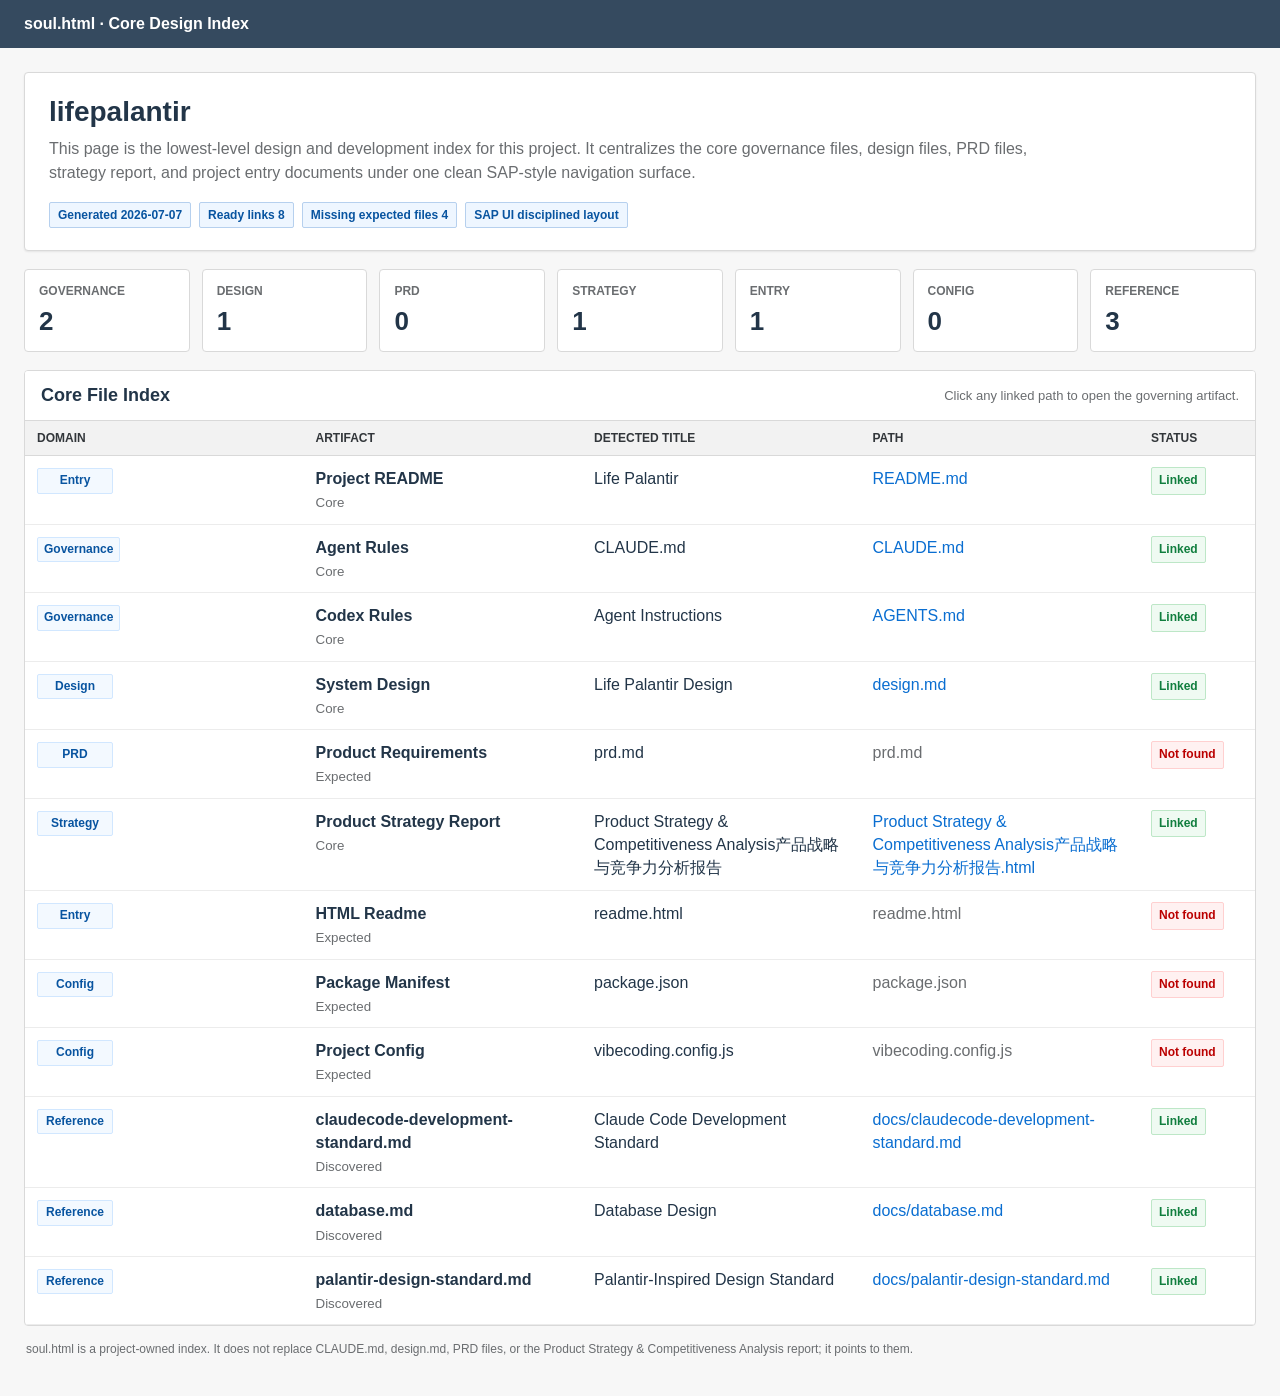
<file: soul.html>
<!DOCTYPE html>
<html lang="zh-CN">
<head>
<meta charset="utf-8">
<meta name="viewport" content="width=device-width, initial-scale=1">
<title>lifepalantir · soul.html</title>
<style>
:root {
  --sap-blue: #0a6ed1;
  --sap-blue-dark: #0854a0;
  --sap-shell: #354a5f;
  --sap-bg: #f7f7f7;
  --sap-card: #ffffff;
  --sap-line: #d9d9d9;
  --sap-text: #223548;
  --sap-muted: #6a6d70;
  --sap-green: #107e3e;
  --sap-red: #bb0000;
  --sap-yellow: #e9730c;
}
* { box-sizing: border-box; }
html { scroll-behavior: smooth; }
body { margin: 0; background: var(--sap-bg); color: var(--sap-text); font-family: -apple-system, BlinkMacSystemFont, "Segoe UI", "Noto Sans SC", Arial, sans-serif; letter-spacing: 0; }
a { color: var(--sap-blue); text-decoration: none; }
a:hover { text-decoration: underline; }
.shell { height: 48px; background: var(--sap-shell); color: #fff; display: flex; align-items: center; padding: 0 24px; font-weight: 700; }
.wrap { max-width: 1440px; margin: 0 auto; padding: 24px; }
.object { background: var(--sap-card); border: 1px solid var(--sap-line); border-radius: 4px; padding: 22px 24px; box-shadow: 0 1px 2px rgba(0,0,0,.08); }
.object p { margin: 8px 0 0; color: var(--sap-muted); max-width: 980px; line-height: 1.55; }
h1 { margin: 0; font-size: 28px; line-height: 1.2; font-weight: 700; }
.meta { display: flex; flex-wrap: wrap; gap: 8px; margin-top: 16px; }
.pill { border: 1px solid #b6d0ee; color: var(--sap-blue-dark); background: #eef6ff; border-radius: 2px; padding: 5px 8px; font-size: 12px; font-weight: 700; }
.grid { display: grid; grid-template-columns: repeat(7, minmax(120px, 1fr)); gap: 12px; margin: 18px 0; }
.kpi { background: var(--sap-card); border: 1px solid var(--sap-line); border-radius: 4px; padding: 14px; min-height: 78px; }
.kpi span { display: block; color: var(--sap-muted); font-size: 12px; font-weight: 700; text-transform: uppercase; }
.kpi strong { display: block; margin-top: 8px; font-size: 26px; color: var(--sap-text); }
.panel { background: var(--sap-card); border: 1px solid var(--sap-line); border-radius: 4px; overflow: hidden; }
.panel-head { display: flex; justify-content: space-between; align-items: center; gap: 16px; padding: 14px 16px; border-bottom: 1px solid var(--sap-line); background: #fff; }
.panel-head h2 { margin: 0; font-size: 18px; }
.panel-head span { color: var(--sap-muted); font-size: 13px; }
table { width: 100%; border-collapse: collapse; table-layout: fixed; }
th { background: #f2f2f2; color: #32363a; border-bottom: 1px solid var(--sap-line); text-align: left; font-size: 12px; padding: 10px 12px; text-transform: uppercase; }
td { border-bottom: 1px solid #ececec; padding: 11px 12px; vertical-align: top; line-height: 1.45; word-break: break-word; }
tr:hover td { background: #f7fbff; }
td:nth-child(1) { width: 118px; }
td:nth-child(2) { width: 210px; }
td:nth-child(5), th:nth-child(5) { width: 116px; }
small { display: block; color: var(--sap-muted); margin-top: 3px; }
.tag { display: inline-block; min-width: 76px; text-align: center; border: 1px solid #d1e7ff; background: #f3f9ff; color: var(--sap-blue-dark); border-radius: 2px; padding: 3px 6px; font-size: 12px; font-weight: 700; }
.status { display: inline-block; border-radius: 2px; padding: 4px 7px; font-size: 12px; font-weight: 700; }
.status.good { color: var(--sap-green); background: #effaf2; border: 1px solid #bde7c7; }
.status.missing { color: var(--sap-red); background: #fff1f1; border: 1px solid #ffd0d0; }
.muted { color: var(--sap-muted); }
.footer { color: var(--sap-muted); font-size: 12px; padding: 16px 2px; }
@media (max-width: 980px) { .grid { grid-template-columns: repeat(2, 1fr); } .wrap { padding: 14px; } table { table-layout: auto; } th:nth-child(3), td:nth-child(3) { display:none; } }
</style>
</head>
<body>
<header class="shell">soul.html · Core Design Index</header>
<main class="wrap">
<section class="object">
<h1>lifepalantir</h1>
<p>This page is the lowest-level design and development index for this project. It centralizes the core governance files, design files, PRD files, strategy report, and project entry documents under one clean SAP-style navigation surface.</p>
<div class="meta">
<span class="pill">Generated 2026-07-07</span>
<span class="pill">Ready links 8</span>
<span class="pill">Missing expected files 4</span>
<span class="pill">SAP UI disciplined layout</span>
</div>
</section>
<section class="grid"><div class="kpi"><span>Governance</span><strong>2</strong></div><div class="kpi"><span>Design</span><strong>1</strong></div><div class="kpi"><span>PRD</span><strong>0</strong></div><div class="kpi"><span>Strategy</span><strong>1</strong></div><div class="kpi"><span>Entry</span><strong>1</strong></div><div class="kpi"><span>Config</span><strong>0</strong></div><div class="kpi"><span>Reference</span><strong>3</strong></div></section>
<section class="panel">
<div class="panel-head"><h2>Core File Index</h2><span>Click any linked path to open the governing artifact.</span></div>
<table>
<thead><tr><th>Domain</th><th>Artifact</th><th>Detected Title</th><th>Path</th><th>Status</th></tr></thead>
<tbody>
<tr>
<td><span class="tag">Entry</span></td>
<td><strong>Project README</strong><small>Core</small></td>
<td>Life Palantir</td>
<td><a href="README.md">README.md</a></td>
<td><span class="status good">Linked</span></td>
</tr><tr>
<td><span class="tag">Governance</span></td>
<td><strong>Agent Rules</strong><small>Core</small></td>
<td>CLAUDE.md</td>
<td><a href="CLAUDE.md">CLAUDE.md</a></td>
<td><span class="status good">Linked</span></td>
</tr><tr>
<td><span class="tag">Governance</span></td>
<td><strong>Codex Rules</strong><small>Core</small></td>
<td>Agent Instructions</td>
<td><a href="AGENTS.md">AGENTS.md</a></td>
<td><span class="status good">Linked</span></td>
</tr><tr>
<td><span class="tag">Design</span></td>
<td><strong>System Design</strong><small>Core</small></td>
<td>Life Palantir Design</td>
<td><a href="design.md">design.md</a></td>
<td><span class="status good">Linked</span></td>
</tr><tr>
<td><span class="tag">PRD</span></td>
<td><strong>Product Requirements</strong><small>Expected</small></td>
<td>prd.md</td>
<td><span class="muted">prd.md</span></td>
<td><span class="status missing">Not found</span></td>
</tr><tr>
<td><span class="tag">Strategy</span></td>
<td><strong>Product Strategy Report</strong><small>Core</small></td>
<td>Product Strategy &amp; Competitiveness Analysis产品战略与竞争力分析报告</td>
<td><a href="Product%20Strategy%20&%20Competitiveness%20Analysis%E4%BA%A7%E5%93%81%E6%88%98%E7%95%A5%E4%B8%8E%E7%AB%9E%E4%BA%89%E5%8A%9B%E5%88%86%E6%9E%90%E6%8A%A5%E5%91%8A.html">Product Strategy &amp; Competitiveness Analysis产品战略与竞争力分析报告.html</a></td>
<td><span class="status good">Linked</span></td>
</tr><tr>
<td><span class="tag">Entry</span></td>
<td><strong>HTML Readme</strong><small>Expected</small></td>
<td>readme.html</td>
<td><span class="muted">readme.html</span></td>
<td><span class="status missing">Not found</span></td>
</tr><tr>
<td><span class="tag">Config</span></td>
<td><strong>Package Manifest</strong><small>Expected</small></td>
<td>package.json</td>
<td><span class="muted">package.json</span></td>
<td><span class="status missing">Not found</span></td>
</tr><tr>
<td><span class="tag">Config</span></td>
<td><strong>Project Config</strong><small>Expected</small></td>
<td>vibecoding.config.js</td>
<td><span class="muted">vibecoding.config.js</span></td>
<td><span class="status missing">Not found</span></td>
</tr><tr>
<td><span class="tag">Reference</span></td>
<td><strong>claudecode-development-standard.md</strong><small>Discovered</small></td>
<td>Claude Code Development Standard</td>
<td><a href="docs/claudecode-development-standard.md">docs/claudecode-development-standard.md</a></td>
<td><span class="status good">Linked</span></td>
</tr><tr>
<td><span class="tag">Reference</span></td>
<td><strong>database.md</strong><small>Discovered</small></td>
<td>Database Design</td>
<td><a href="docs/database.md">docs/database.md</a></td>
<td><span class="status good">Linked</span></td>
</tr><tr>
<td><span class="tag">Reference</span></td>
<td><strong>palantir-design-standard.md</strong><small>Discovered</small></td>
<td>Palantir-Inspired Design Standard</td>
<td><a href="docs/palantir-design-standard.md">docs/palantir-design-standard.md</a></td>
<td><span class="status good">Linked</span></td>
</tr>
</tbody>
</table>
</section>
<div class="footer">soul.html is a project-owned index. It does not replace CLAUDE.md, design.md, PRD files, or the Product Strategy & Competitiveness Analysis report; it points to them.</div>
</main>
</body>
</html>
</file>
